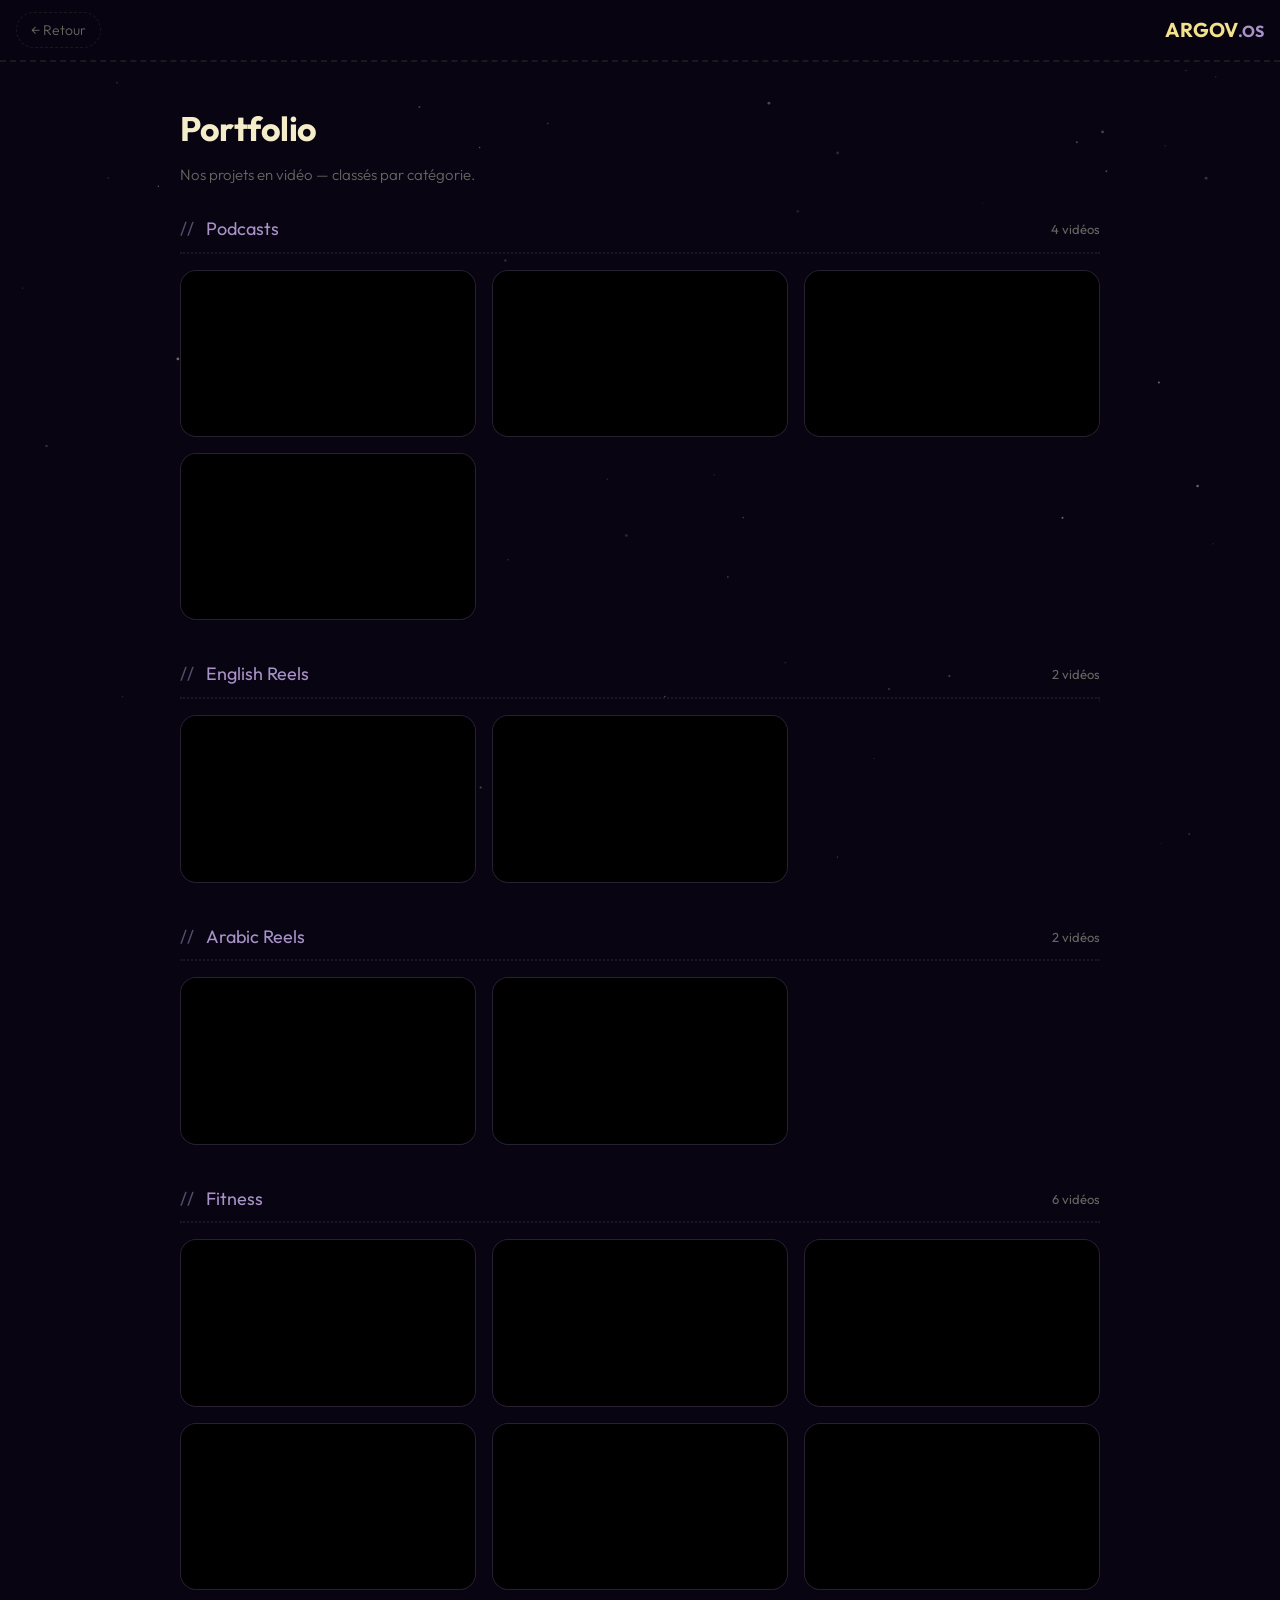
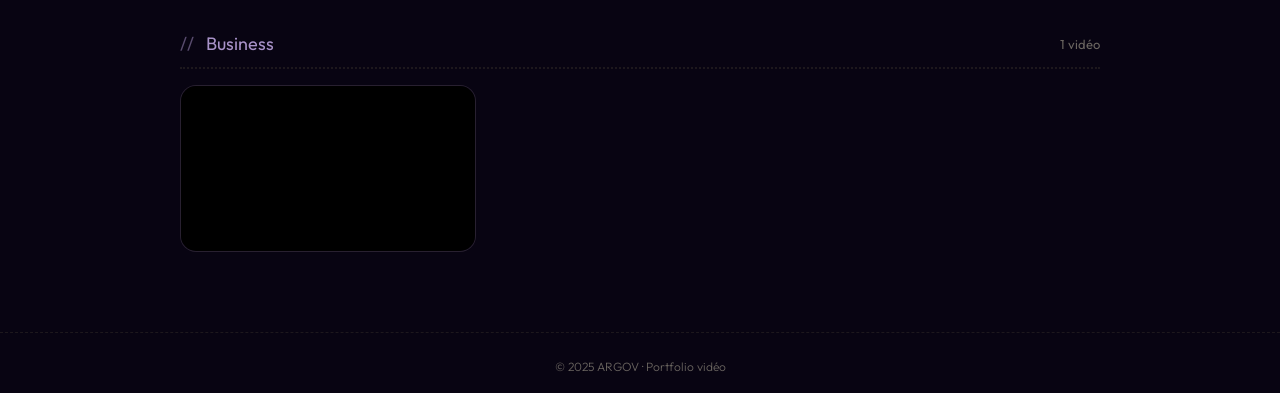
<file: web argov v2 portfolio.html>
<!DOCTYPE html>
<html lang="fr">
<head>
<meta charset="UTF-8">
<meta name="viewport" content="width=device-width, initial-scale=1.0">
<meta name="theme-color" content="#080412">
<title>Portfolio — ARGOV</title>
<link rel="preconnect" href="https://fonts.googleapis.com">
<link rel="preconnect" href="https://fonts.gstatic.com" crossorigin>
<link href="https://fonts.googleapis.com/css2?family=Outfit:wght@300;400;500;600;700;800&display=swap" rel="stylesheet">
<style>
  *,*::before,*::after { box-sizing:border-box; margin:0; padding:0; }
  :root {
    --bg-deep:#080412; --bg-card:#140c26;
    --cream:#f5edca; --gold:#f4e18b; --lavender:#a892c8;
    --text-primary:#f5edca; --text-muted:#6a6560;
    --line:rgba(244,225,139,0.09);
  }
  html { scroll-behavior:smooth; background:var(--bg-deep); overflow-x:hidden; }
  body {
    font-family:'Outfit',sans-serif; color:var(--text-primary); background:var(--bg-deep);
    overflow-x:hidden; font-size:15px; line-height:1.6; font-weight:300;
  }
  a { color:inherit; text-decoration:none; }

  #star-canvas { position:fixed; top:0; left:0; width:100%; height:100%; z-index:0; pointer-events:none; }
  .site-wrap { position:relative; z-index:1; min-height:100vh; }

  .c { max-width:960px; margin:0 auto; padding:0 20px; }
  section { padding:40px 0; }

  h2 { font-size:clamp(24px,5vw,34px); font-weight:700; letter-spacing:-0.5px; margin-bottom:6px; }

  nav {
    position:sticky; top:0; z-index:100;
    padding:12px 16px; display:flex; align-items:center; justify-content:space-between;
    background:rgba(8,4,18,0.92); backdrop-filter:blur(14px);
    border-bottom:2px dashed var(--line);
  }
  .logo { font-size:20px; font-weight:700; color:var(--gold); }
  .logo span { color:var(--lavender); font-size:16px; }
  .nav-back {
    display:inline-flex; align-items:center; gap:6px;
    font-size:14px; color:var(--text-muted); padding:6px 14px;
    border:1px dashed var(--line); border-radius:20px; transition:0.3s;
  }
  .nav-back:hover { color:var(--gold); border-color:var(--line-strong); }

  .cat { margin-bottom:40px; }
  .cat-header {
    display:flex; align-items:center; gap:12px; margin-bottom:16px;
    font-size:18px; font-weight:400; color:var(--lavender);
    border-bottom:2px dotted var(--line); padding-bottom:8px;
  }
  .cat-header::before { content:'//'; opacity:0.5; }
  .cat-header span { font-size:13px; color:var(--text-muted); margin-left:auto; }

  .vid-g { display:grid; grid-template-columns:1fr; gap:16px; }

  .vid-c {
    background:var(--bg-card); border:1px solid var(--line); border-radius:16px;
    overflow:hidden; transition:0.3s;
  }
  .vid-c iframe { width:100%; display:block; aspect-ratio:16/9; border:none; background:#000; }

  @media (min-width:600px) { .vid-g { grid-template-columns:repeat(2,1fr); } }
  @media (min-width:900px) { .vid-g { grid-template-columns:repeat(3,1fr); } }

  .footer-text { text-align:center; padding:24px 0 16px; font-size:12px; color:var(--text-muted); border-top:1px dashed var(--line); }

  @media (prefers-reduced-motion:reduce) { #star-canvas { display:none; } }
</style>
</head>
<body>

<canvas id="star-canvas"></canvas>

<div class="site-wrap">

<nav>
  <a href="argov-handmade.html" class="nav-back">← Retour</a>
  <a href="#" class="logo">ARGOV<span>.OS</span></a>
</nav>

<section>
  <div class="c">
    <h2>Portfolio</h2>
    <p style="color:var(--text-muted);margin-bottom:28px;font-weight:300;">Nos projets en vidéo — classés par catégorie.</p>

    <div class="cat">
      <div class="cat-header">Podcasts <span>4 vidéos</span></div>
      <div class="vid-g">
        <div class="vid-c"><iframe src="https://www.youtube.com/embed/QufDFnOBCLs?modestbranding=1&rel=0" allow="accelerometer; autoplay; clipboard-write; encrypted-media; gyroscope; picture-in-picture" allowfullscreen loading="lazy"></iframe></div>
        <div class="vid-c"><iframe src="https://www.youtube.com/embed/bmQJs8xCM1M?modestbranding=1&rel=0" allow="accelerometer; autoplay; clipboard-write; encrypted-media; gyroscope; picture-in-picture" allowfullscreen loading="lazy"></iframe></div>
        <div class="vid-c"><iframe src="https://www.youtube.com/embed/V3XCA8nMtoQ?modestbranding=1&rel=0" allow="accelerometer; autoplay; clipboard-write; encrypted-media; gyroscope; picture-in-picture" allowfullscreen loading="lazy"></iframe></div>
        <div class="vid-c"><iframe src="https://www.youtube.com/embed/sSAaZmC_mYA?modestbranding=1&rel=0" allow="accelerometer; autoplay; clipboard-write; encrypted-media; gyroscope; picture-in-picture" allowfullscreen loading="lazy"></iframe></div>
      </div>
    </div>

    <div class="cat">
      <div class="cat-header">English Reels <span>2 vidéos</span></div>
      <div class="vid-g">
        <div class="vid-c"><iframe src="https://www.youtube.com/embed/Tj8TLdOB4sQ?modestbranding=1&rel=0" allow="accelerometer; autoplay; clipboard-write; encrypted-media; gyroscope; picture-in-picture" allowfullscreen loading="lazy"></iframe></div>
        <div class="vid-c"><iframe src="https://www.youtube.com/embed/YCXXtppdNwE?modestbranding=1&rel=0" allow="accelerometer; autoplay; clipboard-write; encrypted-media; gyroscope; picture-in-picture" allowfullscreen loading="lazy"></iframe></div>
      </div>
    </div>

    <div class="cat">
      <div class="cat-header">Arabic Reels <span>2 vidéos</span></div>
      <div class="vid-g">
        <div class="vid-c"><iframe src="https://www.youtube.com/embed/DKC8YcbACp0?modestbranding=1&rel=0" allow="accelerometer; autoplay; clipboard-write; encrypted-media; gyroscope; picture-in-picture" allowfullscreen loading="lazy"></iframe></div>
        <div class="vid-c"><iframe src="https://www.youtube.com/embed/0UCMQAX-9pM?modestbranding=1&rel=0" allow="accelerometer; autoplay; clipboard-write; encrypted-media; gyroscope; picture-in-picture" allowfullscreen loading="lazy"></iframe></div>
      </div>
    </div>

    <div class="cat">
      <div class="cat-header">Fitness <span>6 vidéos</span></div>
      <div class="vid-g">
        <div class="vid-c"><iframe src="https://www.youtube.com/embed/QoKB3ZYerIE?modestbranding=1&rel=0" allow="accelerometer; autoplay; clipboard-write; encrypted-media; gyroscope; picture-in-picture" allowfullscreen loading="lazy"></iframe></div>
        <div class="vid-c"><iframe src="https://www.youtube.com/embed/HAWloxNtiSE?modestbranding=1&rel=0" allow="accelerometer; autoplay; clipboard-write; encrypted-media; gyroscope; picture-in-picture" allowfullscreen loading="lazy"></iframe></div>
        <div class="vid-c"><iframe src="https://www.youtube.com/embed/vfx8nfyoKHI?modestbranding=1&rel=0" allow="accelerometer; autoplay; clipboard-write; encrypted-media; gyroscope; picture-in-picture" allowfullscreen loading="lazy"></iframe></div>
        <div class="vid-c"><iframe src="https://www.youtube.com/embed/6El2QJ0WOmY?modestbranding=1&rel=0" allow="accelerometer; autoplay; clipboard-write; encrypted-media; gyroscope; picture-in-picture" allowfullscreen loading="lazy"></iframe></div>
        <div class="vid-c"><iframe src="https://www.youtube.com/embed/b8K2ddbwuxA?modestbranding=1&rel=0" allow="accelerometer; autoplay; clipboard-write; encrypted-media; gyroscope; picture-in-picture" allowfullscreen loading="lazy"></iframe></div>
        <div class="vid-c"><iframe src="https://www.youtube.com/embed/YOUTUBE_ID_14?modestbranding=1&rel=0" allow="accelerometer; autoplay; clipboard-write; encrypted-media; gyroscope; picture-in-picture" allowfullscreen loading="lazy"></iframe></div>
      </div>
    </div>

    <div class="cat">
      <div class="cat-header">Business <span>1 vidéo</span></div>
      <div class="vid-g">
        <div class="vid-c"><iframe src="https://www.youtube.com/embed/11QVao_K9OU?modestbranding=1&rel=0" allow="accelerometer; autoplay; clipboard-write; encrypted-media; gyroscope; picture-in-picture" allowfullscreen loading="lazy"></iframe></div>
      </div>
    </div>

  </div>
</section>

<div class="footer-text">© 2025 ARGOV · Portfolio vidéo</div>

</div>

<script>
const c=document.getElementById('star-canvas'),x=c.getContext('2d');
let W,H,s=[];
function rs(){W=c.width=window.innerWidth;H=c.height=window.innerHeight;}
rs();window.addEventListener('resize',rs);
s=Array.from({length:60},()=>({x:Math.random()*W,y:Math.random()*H,r:Math.random()*1.2+0.3,a:Math.random()*0.35+0.1,d:Math.random()*0.015+0.003}));
// Shooting stars
let ss=[],st=0;
function ssSpawn(){const g=0.2+Math.random()*0.4;const sp=3+Math.random()*5;ss.push({x:Math.random()*W*0.8+W*0.1,y:-10,vx:Math.cos(g)*sp,vy:Math.sin(g)*sp,l:1,d:0.008+Math.random()*0.012,n:60+Math.random()*80,r:Math.random()*1.2+0.8});}
(function a(){x.clearRect(0,0,W,H);s.forEach(t=>{t.y-=t.d;if(t.y<-2){t.y=H+2;t.x=Math.random()*W;}x.beginPath();x.arc(t.x,t.y,t.r,0,Math.PI*2);x.fillStyle=`rgba(245,237,202,${t.a})`;x.fill();});st++;if(st>150+Math.random()*300){ssSpawn();st=0;}for(let i=ss.length-1;i>=0;i--){const z=ss[i];z.x+=z.vx;z.y+=z.vy;z.l-=z.d;if(z.l<=0){ss.splice(i,1);continue;}const tx=z.x-z.vx*z.n*0.5,ty=z.y-z.vy*z.n*0.5;const g=x.createLinearGradient(tx,ty,z.x,z.y);g.addColorStop(0,`rgba(244,225,139,0)`);g.addColorStop(0.3,`rgba(244,225,139,${z.l*0.4})`);g.addColorStop(0.7,`rgba(245,237,202,${z.l*0.7})`);g.addColorStop(1,`rgba(255,255,255,${z.l*0.9})`);x.beginPath();x.moveTo(tx,ty);x.lineTo(z.x,z.y);x.strokeStyle=g;x.lineWidth=z.r;x.lineCap='round';x.stroke();x.beginPath();x.arc(z.x,z.y,z.r*1.5,0,Math.PI*2);x.fillStyle=`rgba(255,255,255,${z.l*0.8})`;x.fill();}requestAnimationFrame(a);})();
</script>
</body>
</html>
</file>
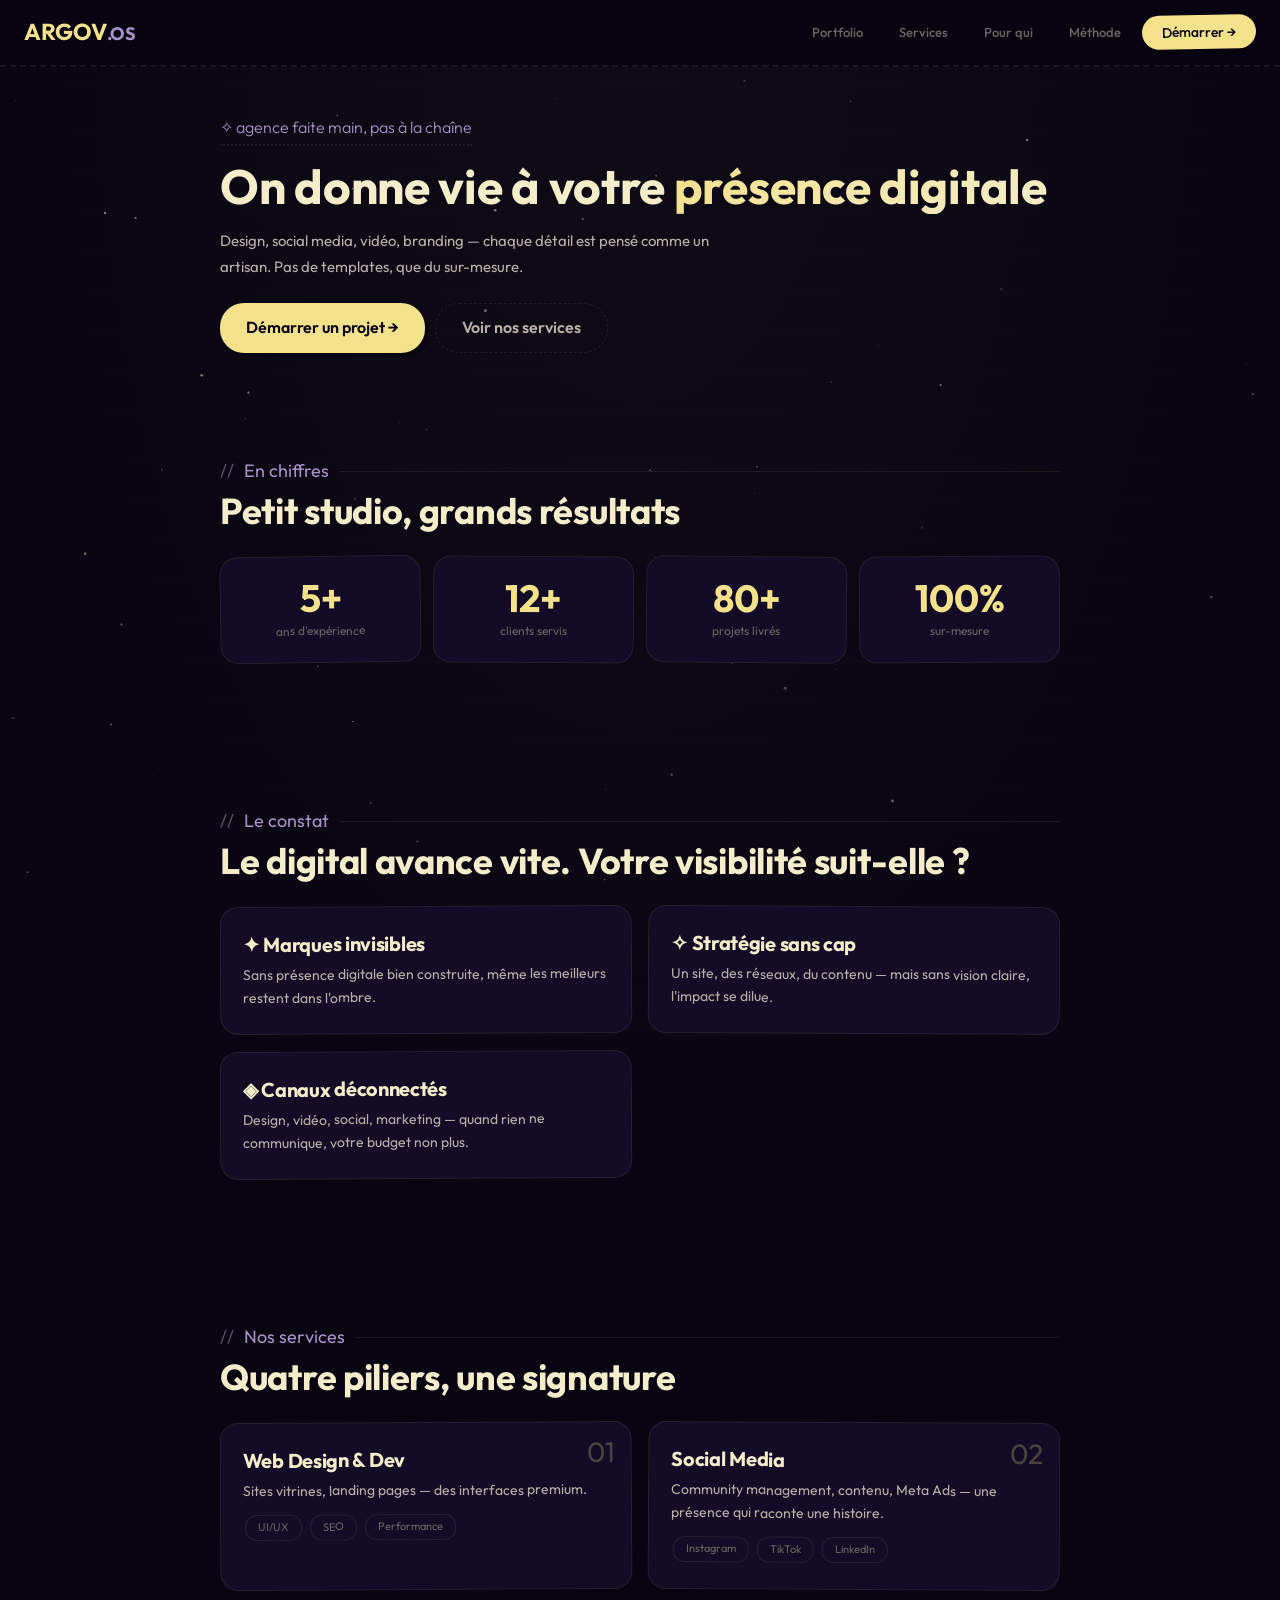
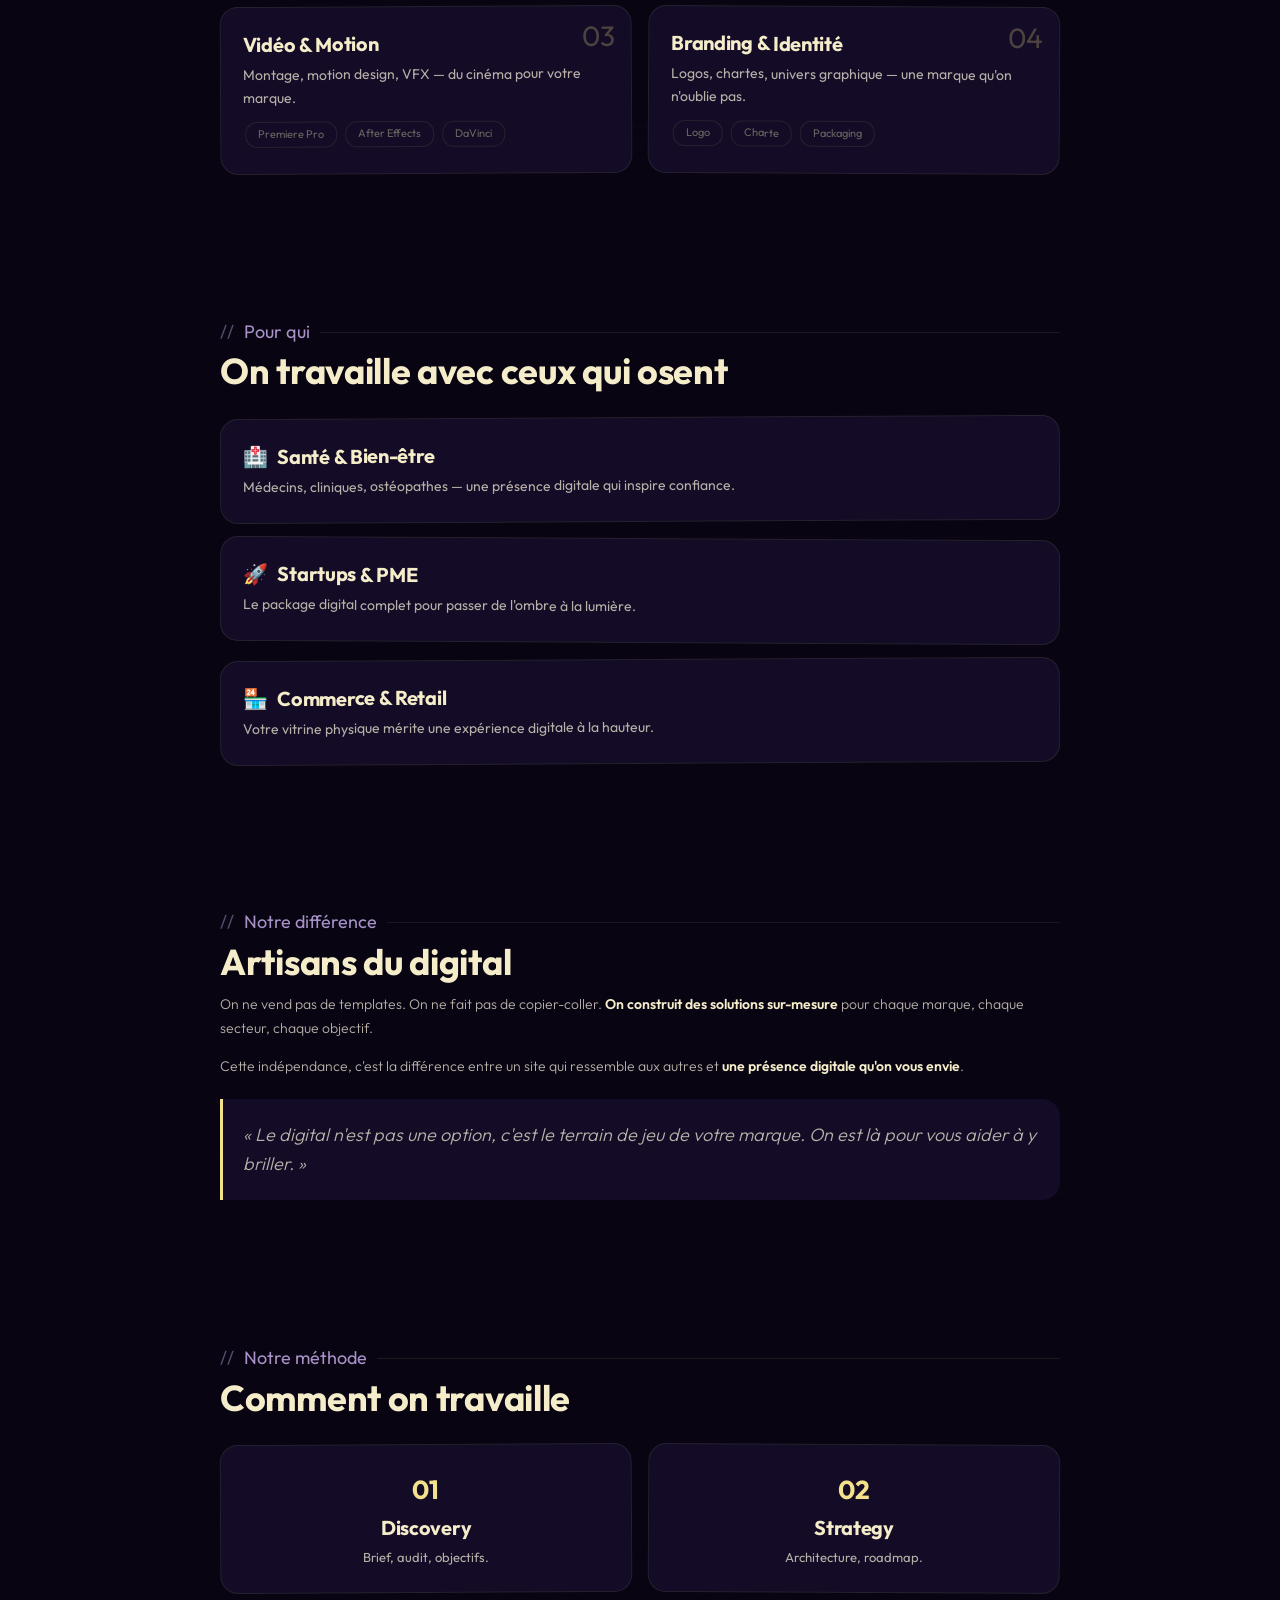
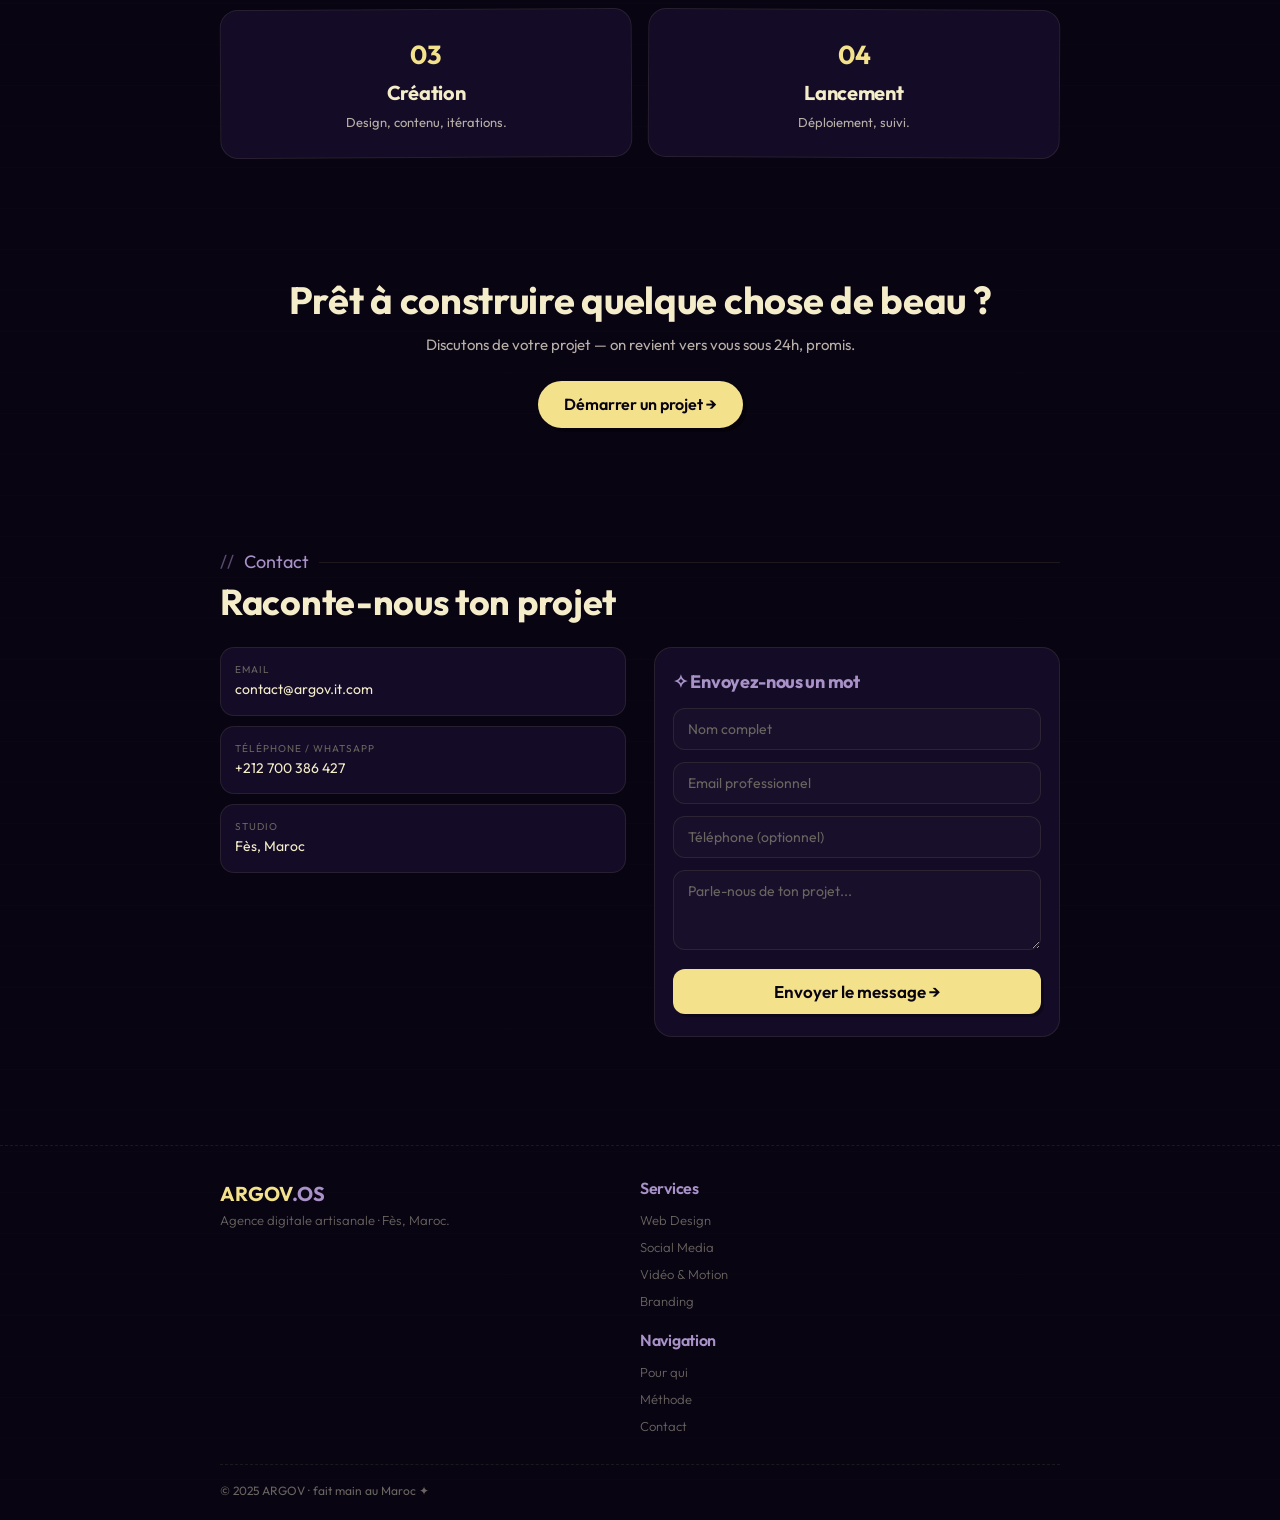
<file: web argov v2.html>
<!DOCTYPE html>
<html lang="fr">
<head>
<meta charset="UTF-8">
<meta name="viewport" content="width=device-width, initial-scale=1.0">
<meta name="theme-color" content="#080412">
<title>ARGOV — Agence Digitale Faite Main</title>
<link rel="preconnect" href="https://fonts.googleapis.com">
<link rel="preconnect" href="https://fonts.gstatic.com" crossorigin>
<link href="https://fonts.googleapis.com/css2?family=Outfit:wght@300;400;500;600;700;800&family=Inter:wght@300;400;500;600&display=swap" rel="stylesheet">
<style>
  *, *::before, *::after { box-sizing: border-box; margin: 0; padding: 0; }

  :root {
    --bg-deep:#080412; --bg-void:#0f0720; --bg-card:#140c26; --bg-card-hover:#1a0f31;
    --cream:#f5edca; --gold:#f4e18b; --lavender:#a892c8; --pink:#e6a4ae;
    --text-primary:#f5edca; --text-secondary:#b8b0a8; --text-muted:#6a6560;
    --line:rgba(244,225,139,0.09); --line-strong:rgba(244,225,139,0.22);
  }

  html { scroll-behavior: smooth; background: var(--bg-deep); overflow-x: hidden; }
  body {
    font-family: 'Outfit', 'Inter', sans-serif;
    color: var(--text-primary); background: var(--bg-deep);
    overflow-x: hidden; font-size: 16px; line-height: 1.6; font-weight: 400;
    background-image:
      radial-gradient(ellipse 100% 50% at 50% 0%, rgba(244,225,139,0.03) 0%, transparent 60%),
      repeating-linear-gradient(0deg, transparent, transparent 40px, rgba(245,237,202,0.008) 40px, rgba(245,237,202,0.008) 41px);
  }
  a { color: inherit; text-decoration: none; }

  #star-canvas { position:fixed; top:0; left:0; width:100%; height:100%; z-index:0; pointer-events:none; }
  .site-wrap { position:relative; z-index:1; min-height:100vh; }

  .c { max-width: 880px; margin: 0 auto; padding: 0 20px; }
  section { padding: 48px 0; position: relative; }

  h1, h2, h3 { font-family: 'Outfit', sans-serif; font-weight: 700; letter-spacing: -0.3px; }
  h1 { font-size: clamp(30px, 8vw, 48px); line-height: 1.12; margin-bottom: 14px; }
  h2 { font-size: clamp(24px, 6vw, 36px); line-height: 1.18; margin-bottom: 10px; }
  h3 { font-size: 20px; line-height: 1.3; margin-bottom: 6px; }

  /* ── Nav (mobile-first) ── */
  nav {
    position: sticky; top: 0; z-index: 100;
    padding: 12px 16px;
    display: flex; align-items: center; justify-content: space-between;
    background: rgba(8,4,18,0.92);
    backdrop-filter: blur(14px); -webkit-backdrop-filter: blur(14px);
    border-bottom: 2px dashed var(--line);
  }
  .logo {
    font-family: 'Outfit', sans-serif; font-size: 20px; font-weight: 700;
    color: var(--gold); letter-spacing: -0.3px;
  }
  .logo span { color: var(--lavender); font-size: 16px; }

  /* Hamburger */
  .hb {
    display: flex; flex-direction: column; gap: 4px; align-items: flex-end;
    background: none; border: none; padding: 8px; cursor: pointer;
    width: 40px; height: 40px; z-index: 110;
  }
  .hb span { display: block; height: 2px; background: var(--cream); border-radius: 2px; transition: all 0.35s cubic-bezier(0.34,1.56,0.64,1); }
  .hb span:nth-child(1) { width: 20px; }
  .hb span:nth-child(2) { width: 14px; margin: 4px 0; }
  .hb span:nth-child(3) { width: 18px; }
  .hb.open span:nth-child(1) { width: 22px; transform: rotate(45deg) translate(3px,5px); }
  .hb.open span:nth-child(2) { width: 0; opacity: 0; }
  .hb.open span:nth-child(3) { width: 22px; transform: rotate(-45deg) translate(3px,-5px); }

  /* Drawer */
  .nav-links {
    position: fixed; top: 0; right: -100%; width: 260px; height: 100vh;
    background: rgba(8,4,18,0.97); backdrop-filter: blur(24px); -webkit-backdrop-filter: blur(24px);
    display: flex; flex-direction: column; align-items: center; justify-content: center;
    gap: 10px; transition: right 0.4s cubic-bezier(0.34,1.56,0.64,1);
    border-left: 1px dashed var(--line); z-index: 105;
  }
  .nav-links.open { right: 0; }
  .nav-links a {
    font-size: 16px; font-weight: 500; color: var(--text-muted);
    padding: 10px 28px; width: 75%; text-align: center;
    border: 1px dashed transparent; border-radius: 20px; transition: 0.3s;
  }
  .nav-links a:hover { color: var(--gold); border-color: var(--line); }
  .nav-cta {
    font-family: 'Outfit', sans-serif; font-size: 16px !important;
    color: var(--bg-deep) !important; background: var(--gold);
    border: none !important; padding: 10px 28px !important;
    width: auto !important;
    border-radius: 20px !important; transform: rotate(-1deg);
    transition: 0.3s !important; box-shadow: 3px 3px 0 rgba(0,0,0,0.3);
  }
  .nav-cta:hover { transform: rotate(0deg) scale(1.03) !important; box-shadow: 4px 4px 0 rgba(0,0,0,0.35) !important; }

  @media (min-width: 768px) {
    nav { padding: 14px 24px; }
    .logo { font-size: 23px; }
    .logo span { font-size: 18px; }
    .hb { display: none; }
    .nav-links {
      position: static; width: auto; height: auto; flex-direction: row;
      background: none; backdrop-filter: none; border-left: none; gap: 6px;
    }
    .nav-links a { font-size: 13px; padding: 6px 14px; width: auto; }
    .nav-cta { font-size: 14px !important; padding: 6px 20px !important; }
  }

  /* ── Hero ── */
  .hero { padding-top: 48px; padding-bottom: 32px; }
  .hero-badge {
    font-family: 'Outfit', sans-serif; font-size: 16px; font-weight: 300;
    color: var(--lavender); margin-bottom: 14px;
    border-bottom: 2px dotted var(--line); padding-bottom: 4px; display: inline-block;
  }
  .hero h1 .hl {
    display: inline-block;
    background: linear-gradient(135deg, var(--gold), var(--cream));
    -webkit-background-clip: text; -webkit-text-fill-color: transparent; background-clip: text;
  }
  .hero p { font-size: 15px; color: var(--text-secondary); max-width: 520px; margin-bottom: 24px; line-height: 1.7; }
  .hero-actions { display: flex; gap: 10px; flex-wrap: wrap; }

  .btn {
    display: inline-flex; align-items: center; gap: 8px;
    padding: 11px 26px; border-radius: 24px;
    font-family: 'Outfit', sans-serif; font-size: 16px; font-weight: 600;
    cursor: pointer; transition: 0.3s; border: none;
  }
  .btn-p {
    background: var(--gold); color: var(--bg-deep);
    box-shadow: 4px 4px 0 rgba(0,0,0,0.3);
  }
  .btn-p:hover { transform: scale(1.03); box-shadow: 5px 5px 0 rgba(0,0,0,0.35); }
  .btn-s {
    background: transparent; color: var(--text-secondary);
    border: 1.5px dashed var(--line);
  }
  .btn-s:hover { border-color: var(--gold); color: var(--gold); }

  @media (max-width: 480px) {
    .hero-actions { flex-direction: column; width: 100%; }
    .hero-actions .btn { width: 100%; justify-content: center; }
    .btn { padding: 12px 20px; font-size: 15px; }
    .hero-badge { font-size: 14px; }
  }

  /* ── Section ── */
  .sec-label {
    font-family: 'Outfit', sans-serif; font-size: 18px; font-weight: 400;
    color: var(--lavender); margin-bottom: 4px;
    display: flex; align-items: center; gap: 10px;
  }
  .sec-label::before { content: '//'; opacity: 0.5; }
  .sec-label::after { content: ''; flex: 1; height: 1px; background: var(--line); }

  /* ── Cards ── */
  .card-g { display: flex; flex-direction: column; gap: 14px; margin-top: 24px; }
  .card {
    background: var(--bg-card); border: 1px solid var(--line);
    border-radius: 18px; padding: 24px 22px; transition: 0.3s;
  }
  .card:nth-child(odd) { transform: rotate(-0.3deg); }
  .card:nth-child(even) { transform: rotate(0.3deg); }
  .card:hover { transform: rotate(0deg) !important; border-color: rgba(244,225,139,0.15); }
  .card h3 { font-size: 20px; color: var(--cream); }
  .card h3 .ic { margin-right: 6px; }
  .card p { font-size: 14px; color: var(--text-secondary); line-height: 1.65; }

  /* ── Stats ── */
  .stats-g { display: grid; grid-template-columns: 1fr 1fr; gap: 12px; margin-top: 24px; }
  .stat-c {
    text-align: center; padding: 22px 14px;
    background: var(--bg-card); border: 1px solid var(--line); border-radius: 18px;
  }
  .stat-c:nth-child(1) { transform: rotate(-0.8deg); }
  .stat-c:nth-child(2) { transform: rotate(0.4deg); }
  .stat-c:nth-child(3) { transform: rotate(0.6deg); }
  .stat-c:nth-child(4) { transform: rotate(-0.4deg); }
  .stat-n {
    font-family: 'Outfit', sans-serif; font-size: clamp(28px, 7vw, 38px);
    font-weight: 700; color: var(--gold); line-height: 1; margin-bottom: 4px;
  }
  .stat-l { font-size: 12px; color: var(--text-muted); }

  .tag {
    display: inline-block; padding: 3px 12px;
    border: 1px solid var(--line); border-radius: 12px;
    font-size: 11px; color: var(--text-muted); margin: 2px;
  }
  .sol-tags { display: flex; flex-wrap: wrap; gap: 4px; margin-top: 10px; }

  /* ── Quote ── */
  .quote {
    background: var(--bg-card);
    border-left: 3px solid var(--gold);
    border-radius: 0 18px 18px 0;
    padding: 22px 20px; margin-top: 20px;
    font-family: 'Outfit', sans-serif; font-size: 18px; font-weight: 300;
    color: var(--text-secondary); font-style: italic;
  }

  /* ── CTA ── */
  .cta { text-align: center; padding: 48px 0; }
  .cta h2 { font-size: clamp(26px, 6vw, 38px); }
  .cta p { font-size: 15px; color: var(--text-secondary); margin-bottom: 24px; }
  .cta-act { display: flex; gap: 10px; justify-content: center; flex-wrap: wrap; }
  @media (max-width: 480px) { .cta-act { flex-direction: column; align-items: stretch; } .cta-act .btn { width: 100%; justify-content: center; } }

  /* ── Contact ── */
  .con-g { display: flex; flex-direction: column; gap: 20px; margin-top: 24px; }
  .con-item {
    display: flex; align-items: center; gap: 12px;
    padding: 14px; background: var(--bg-card);
    border: 1px solid var(--line); border-radius: 14px; transition: 0.3s;
  }
  .con-item:hover { border-color: rgba(244,225,139,0.15); }
  .con-item .l { font-size: 10px; text-transform: uppercase; letter-spacing: 1px; color: var(--text-muted); }
  .con-item .v { font-size: 14px; color: var(--cream); }
  .con-f {
    background: var(--bg-card); border: 1px solid var(--line);
    border-radius: 18px; padding: 22px 18px;
  }
  .con-f h3 { font-size: 18px; margin-bottom: 14px; color: var(--lavender); }
  .fg { margin-bottom: 12px; }
  .fg input, .fg textarea {
    width: 100%; padding: 11px 14px;
    background: rgba(255,255,255,0.02); border: 1px solid var(--line);
    border-radius: 12px; color: var(--cream);
    font-family: 'Outfit', sans-serif; font-size: 14px;
    outline: none; transition: 0.3s;
  }
  .fg textarea { height: 80px; resize: vertical; }
  .fg input:focus, .fg textarea:focus { border-color: var(--gold); background: rgba(244,225,139,0.03); }
  ::placeholder { color: var(--text-muted); }
  .btn-sub {
    width: 100%; padding: 12px;
    background: var(--gold); color: var(--bg-deep);
    border: none; border-radius: 12px;
    font-family: 'Outfit', sans-serif; font-size: 17px; font-weight: 600;
    cursor: pointer; transition: 0.3s;
    box-shadow: 3px 3px 0 rgba(0,0,0,0.3);
  }
  .btn-sub:hover { transform: scale(1.02); box-shadow: 4px 4px 0 rgba(0,0,0,0.35); }
  .form-status { font-size: 13px; padding: 8px 12px; border-radius: 8px; margin-top: 10px; text-align: center; display: none; }

  /* ── Footer ── */
  footer { border-top: 1px dashed var(--line); padding: 32px 0 20px; margin-top: 36px; }
  .foot-g { display: flex; flex-direction: column; gap: 20px; margin-bottom: 24px; }
  .foot-brand { font-family: 'Outfit', sans-serif; font-size: 20px; font-weight: 700; color: var(--gold); }
  .foot-brand p { font-size: 13px; color: var(--text-muted); font-family: 'Outfit', sans-serif; max-width: 280px; font-weight: 300; }
  .foot-cols { display: grid; grid-template-columns: 1fr 1fr; gap: 16px; }
  .foot-col h3 { font-size: 16px; color: var(--lavender); margin-bottom: 8px; font-weight: 600; }
  .foot-col a { display: block; font-size: 13px; color: var(--text-muted); padding: 3px 0; transition: 0.3s; font-weight: 300; }
  .foot-col a:hover { color: var(--cream); }
  .foot-bottom { border-top: 1px dashed var(--line); padding-top: 16px; text-align: center; }
  .foot-copy { font-size: 12px; color: var(--text-muted); }

  @media (min-width: 600px) {
    .stats-g { grid-template-columns: repeat(4, 1fr); }
    .card-g { display: grid; grid-template-columns: repeat(2, 1fr); gap: 16px; }
    .con-g { display: grid; grid-template-columns: 1fr 1fr; gap: 28px; }
    .foot-g { display: grid; grid-template-columns: 2fr 1fr 1fr; gap: 28px; }
    .foot-cols { grid-template-columns: 1fr; }
    .foot-bottom { display: flex; justify-content: space-between; }
    section { padding: 60px 0; }
  }
  @media (min-width: 900px) {
    section { padding: 72px 0; }
  }
  @media (prefers-reduced-motion: reduce) {
    *, *::before, *::after { animation-duration: 0.01ms !important; transition-duration: 0.01ms !important; }
    #star-canvas { display: none; }
  }

  /* ── Progress ── */
  #progress { position: fixed; top: 0; left: 0; height: 3px; background: linear-gradient(90deg, var(--gold), var(--lavender)); z-index: 999; width: 0%; transition: width 0.1s linear; }
</style>
</head>
<body>

<canvas id="star-canvas"></canvas>

<div class="site-wrap">

<!-- ═══ Nav ═══ -->
<nav>
  <a href="#" class="logo">ARGOV<span>.OS</span></a>
  <div class="nav-links" id="nl">
    <a href="portfolio.html">Portfolio</a>
      <a href="#services">Services</a>
    <a href="#for">Pour qui</a>
    <a href="#process">Méthode</a>
    <a href="#contact" class="nav-cta">Démarrer →</a>
  </div>
  <button class="hb" id="hb" aria-label="Menu">
    <span></span><span></span><span></span>
  </button>
</nav>

<!-- ═══ Hero ═══ -->
<section class="hero">
  <div class="c">
    <div class="hero-badge">✧ agence faite main, pas à la chaîne</div>
    <h1>On donne vie à votre <span class="hl">présence digitale</span></h1>
    <p>Design, social media, vidéo, branding — chaque détail est pensé comme un artisan. Pas de templates, que du sur-mesure.</p>
    <div class="hero-actions">
      <a href="#contact" class="btn btn-p">Démarrer un projet →</a>
      <a href="#services" class="btn btn-s">Voir nos services</a>
    </div>
  </div>
</section>

<!-- ═══ Stats ═══ -->
<section>
  <div class="c">
    <div class="sec-label">En chiffres</div>
    <h2>Petit studio, grands résultats</h2>
    <div class="stats-g">
      <div class="stat-c"><div class="stat-n">5+</div><div class="stat-l">ans d'expérience</div></div>
      <div class="stat-c"><div class="stat-n">12+</div><div class="stat-l">clients servis</div></div>
      <div class="stat-c"><div class="stat-n">80+</div><div class="stat-l">projets livrés</div></div>
      <div class="stat-c"><div class="stat-n">100%</div><div class="stat-l">sur-mesure</div></div>
    </div>
  </div>
</section>

<!-- ═══ Problem ═══ -->
<section>
  <div class="c">
    <div class="sec-label">Le constat</div>
    <h2>Le digital avance vite. Votre visibilité suit-elle ?</h2>
    <div class="card-g">
      <div class="card"><h3>✦ Marques invisibles</h3><p>Sans présence digitale bien construite, même les meilleurs restent dans l'ombre.</p></div>
      <div class="card"><h3>✧ Stratégie sans cap</h3><p>Un site, des réseaux, du contenu — mais sans vision claire, l'impact se dilue.</p></div>
      <div class="card"><h3>◈ Canaux déconnectés</h3><p>Design, vidéo, social, marketing — quand rien ne communique, votre budget non plus.</p></div>
    </div>
  </div>
</section>

<!-- ═══ Services ═══ -->
<section id="services">
  <div class="c">
    <div class="sec-label">Nos services</div>
    <h2>Quatre piliers, une signature</h2>
    <div class="card-g">
      <div class="card"><div style="font-family:Outfit;font-size:28px;color:var(--gold);opacity:0.25;position:absolute;top:8px;right:16px;">01</div><h3>Web Design & Dev</h3><p>Sites vitrines, landing pages — des interfaces premium.</p><div class="sol-tags"><span class="tag">UI/UX</span><span class="tag">SEO</span><span class="tag">Performance</span></div></div>
      <div class="card"><div style="font-family:Outfit;font-size:28px;color:var(--gold);opacity:0.25;position:absolute;top:8px;right:16px;">02</div><h3>Social Media</h3><p>Community management, contenu, Meta Ads — une présence qui raconte une histoire.</p><div class="sol-tags"><span class="tag">Instagram</span><span class="tag">TikTok</span><span class="tag">LinkedIn</span></div></div>
      <div class="card"><div style="font-family:Outfit;font-size:28px;color:var(--gold);opacity:0.25;position:absolute;top:8px;right:16px;">03</div><h3>Vidéo & Motion</h3><p>Montage, motion design, VFX — du cinéma pour votre marque.</p><div class="sol-tags"><span class="tag">Premiere Pro</span><span class="tag">After Effects</span><span class="tag">DaVinci</span></div></div>
      <div class="card"><div style="font-family:Outfit;font-size:28px;color:var(--gold);opacity:0.25;position:absolute;top:8px;right:16px;">04</div><h3>Branding & Identité</h3><p>Logos, chartes, univers graphique — une marque qu'on n'oublie pas.</p><div class="sol-tags"><span class="tag">Logo</span><span class="tag">Charte</span><span class="tag">Packaging</span></div></div>
    </div>
  </div>
</section>

<!-- ═══ For ═══ -->
<section id="for">
  <div class="c">
    <div class="sec-label">Pour qui</div>
    <h2>On travaille avec ceux qui osent</h2>
    <div class="card-g" style="grid-template-columns:1fr">
      <div class="card"><h3><span class="ic">🏥</span> Santé & Bien-être</h3><p>Médecins, cliniques, ostéopathes — une présence digitale qui inspire confiance.</p></div>
      <div class="card"><h3><span class="ic">🚀</span> Startups & PME</h3><p>Le package digital complet pour passer de l'ombre à la lumière.</p></div>
      <div class="card"><h3><span class="ic">🏪</span> Commerce & Retail</h3><p>Votre vitrine physique mérite une expérience digitale à la hauteur.</p></div>
    </div>
  </div>
</section>

<!-- ═══ Why ═══ -->
<section>
  <div class="c">
    <div class="sec-label">Notre différence</div>
    <h2>Artisans du digital</h2>
    <p style="font-size:14px;color:var(--text-secondary);line-height:1.7;margin-bottom:14px;font-weight:300;">On ne vend pas de templates. On ne fait pas de copier-coller. <strong style="color:var(--cream);font-weight:600;">On construit des solutions sur-mesure</strong> pour chaque marque, chaque secteur, chaque objectif.</p>
    <p style="font-size:14px;color:var(--text-secondary);line-height:1.7;margin-bottom:20px;font-weight:300;">Cette indépendance, c'est la différence entre un site qui ressemble aux autres et <strong style="color:var(--cream);font-weight:600;">une présence digitale qu'on vous envie</strong>.</p>
    <div class="quote">« Le digital n'est pas une option, c'est le terrain de jeu de votre marque. On est là pour vous aider à y briller. »</div>
  </div>
</section>

<!-- ═══ Process ═══ -->
<section id="process">
  <div class="c">
    <div class="sec-label">Notre méthode</div>
    <h2>Comment on travaille</h2>
    <div class="card-g" style="grid-template-columns:repeat(2,1fr)">
      <div class="card" style="text-align:center"><div style="font-family:Outfit;font-size:26px;font-weight:700;color:var(--gold);margin-bottom:4px;">01</div><h3>Discovery</h3><p style="font-size:13px;">Brief, audit, objectifs.</p></div>
      <div class="card" style="text-align:center"><div style="font-family:Outfit;font-size:26px;font-weight:700;color:var(--gold);margin-bottom:4px;">02</div><h3>Strategy</h3><p style="font-size:13px;">Architecture, roadmap.</p></div>
      <div class="card" style="text-align:center"><div style="font-family:Outfit;font-size:26px;font-weight:700;color:var(--gold);margin-bottom:4px;">03</div><h3>Création</h3><p style="font-size:13px;">Design, contenu, itérations.</p></div>
      <div class="card" style="text-align:center"><div style="font-family:Outfit;font-size:26px;font-weight:700;color:var(--gold);margin-bottom:4px;">04</div><h3>Lancement</h3><p style="font-size:13px;">Déploiement, suivi.</p></div>
    </div>
  </div>
</section>

<!-- ═══ CTA ═══ -->
<div class="cta">
  <div class="c">
    <h2>Prêt à construire quelque chose de beau ?</h2>
    <p>Discutons de votre projet — on revient vers vous sous 24h, promis.</p>
    <div class="cta-act">
      <a href="#contact" class="btn btn-p">Démarrer un projet →</a>
    </div>
  </div>
</div>

<!-- ═══ Contact ═══ -->
<section id="contact">
  <div class="c">
    <div class="sec-label">Contact</div>
    <h2>Raconte-nous ton projet</h2>
    <div class="con-g">
      <div>
        <a href="mailto:contact@argov.it.com" class="con-item"><div><div class="l">Email</div><div class="v">contact@argov.it.com</div></div></a>
        <a href="tel:+212700386427" class="con-item" style="margin-top:10px"><div><div class="l">Téléphone / WhatsApp</div><div class="v">+212 700 386 427</div></div></a>
        <div class="con-item" style="margin-top:10px"><div><div class="l">Studio</div><div class="v">Fès, Maroc</div></div></div>
      </div>
      <div class="con-f">
        <h3>✧ Envoyez-nous un mot</h3>
        <form id="contactForm" action="https://formspree.io/f/mzdqbvwg" method="POST">
          <div class="fg"><input type="text" name="name" placeholder="Nom complet" required autocomplete="name"></div>
          <div class="fg"><input type="email" name="email" placeholder="Email professionnel" required autocomplete="email"></div>
          <div class="fg"><input type="tel" name="phone" placeholder="Téléphone (optionnel)" autocomplete="tel"></div>
          <div class="fg"><textarea name="message" placeholder="Parle-nous de ton projet..." required></textarea></div>
          <input type="text" name="_gotcha" style="display:none" tabindex="-1" autocomplete="off">
          <button type="submit" class="btn-sub" id="formSubmit">Envoyer le message →</button>
          <div class="form-status" id="formStatus" role="status"></div>
        </form>
      </div>
    </div>
  </div>
</section>

<!-- ═══ Footer ═══ -->
<footer>
  <div class="c">
    <div class="foot-g">
      <div class="foot-brand">ARGOV<span style="color:var(--lavender);">.OS</span><p>Agence digitale artisanale · Fès, Maroc.</p></div>
      <div class="foot-cols">
        <div class="foot-col"><h3>Services</h3><a href="#services">Web Design</a><a href="#services">Social Media</a><a href="#services">Vidéo & Motion</a><a href="#services">Branding</a></div>
        <div class="foot-col"><h3>Navigation</h3><a href="#for">Pour qui</a><a href="#process">Méthode</a><a href="#contact">Contact</a></div>
      </div>
    </div>
    <div class="foot-bottom"><span class="foot-copy">© 2025 ARGOV · fait main au Maroc ✦</span></div>
  </div>
</footer>

</div><!-- /site-wrap -->

<script>
// ── Starfield Canvas ──
const c = document.getElementById('star-canvas'), x = c.getContext('2d');
let W, H, stars = [];
function rs() { W=c.width=window.innerWidth; H=c.height=window.innerHeight; }
rs(); window.addEventListener('resize', rs);
stars = Array.from({length:80}, () => ({x:Math.random()*W, y:Math.random()*H, r:Math.random()*1.2+0.3, a:Math.random()*0.4+0.1, s:Math.random()*0.015+0.003}));

// ── Nav mobile toggle ──
const hb = document.getElementById('hb'), nl = document.getElementById('nl');
if (hb) { hb.addEventListener('click', () => { nl.classList.toggle('open'); hb.classList.toggle('open'); }); }
document.querySelectorAll('.nav-links a').forEach(a => a.addEventListener('click', () => { nl.classList.remove('open'); hb.classList.remove('open'); }));
document.addEventListener('keydown', e => { if(e.key==='Escape' && nl.classList.contains('open')) { nl.classList.remove('open'); hb.classList.remove('open'); } });

// ── Progress ──
const p = document.getElementById('progress');
window.addEventListener('scroll', () => { const h = document.documentElement; p.style.width = ((h.scrollTop / (h.scrollHeight - h.clientHeight)) * 100) + '%'; }, { passive: true });

// Shooting stars
let ss=[],st=0;
function ssSpawn(){const g=0.2+Math.random()*0.4;const sp=3+Math.random()*5;ss.push({x:Math.random()*W*0.8+W*0.1,y:-10,vx:Math.cos(g)*sp,vy:Math.sin(g)*sp,l:1,d:0.008+Math.random()*0.012,n:60+Math.random()*80,r:Math.random()*1.2+0.8});}
(function anim(){x.clearRect(0,0,W,H);stars.forEach(s=>{s.y-=s.s;if(s.y<-2){s.y=H+2;s.x=Math.random()*W;}x.beginPath();x.arc(s.x,s.y,s.r,0,Math.PI*2);x.fillStyle=`rgba(245,237,202,${s.a})`;x.fill();});st++;if(st>150+Math.random()*300){ssSpawn();st=0;}for(let i=ss.length-1;i>=0;i--){const z=ss[i];z.x+=z.vx;z.y+=z.vy;z.l-=z.d;if(z.l<=0){ss.splice(i,1);continue;}const tx=z.x-z.vx*z.n*0.5,ty=z.y-z.vy*z.n*0.5;const g=x.createLinearGradient(tx,ty,z.x,z.y);g.addColorStop(0,`rgba(244,225,139,0)`);g.addColorStop(0.3,`rgba(244,225,139,${z.l*0.4})`);g.addColorStop(0.7,`rgba(245,237,202,${z.l*0.7})`);g.addColorStop(1,`rgba(255,255,255,${z.l*0.9})`);x.beginPath();x.moveTo(tx,ty);x.lineTo(z.x,z.y);x.strokeStyle=g;x.lineWidth=z.r;x.lineCap='round';x.stroke();x.beginPath();x.arc(z.x,z.y,z.r*1.5,0,Math.PI*2);x.fillStyle=`rgba(255,255,255,${z.l*0.8})`;x.fill();}requestAnimationFrame(anim);})();
const cf = document.getElementById('contactForm');
const fs = document.getElementById('formStatus');
const fb = document.getElementById('formSubmit');
if (cf) {
  cf.addEventListener('submit', async (e) => {
    e.preventDefault();
    fb.disabled = true; fb.textContent = 'Envoi...';
    fs.style.display = 'block'; fs.textContent = 'Envoi en cours...';
    try {
      const r = await fetch(cf.action, { method:'POST', body:new FormData(cf), headers:{'Accept':'application/json'} });
      if (r.ok) { fs.textContent = '✓ Message envoyé ! Merci ✦'; cf.reset(); }
      else { const j = await r.json(); fs.textContent = j.error || '❌ Erreur. Réessaie !'; }
    } catch { fs.textContent = '❌ Erreur réseau.'; }
    finally { fb.disabled = false; fb.textContent = 'Envoyer le message →'; }
  });
}
</script>
</body>
</html>
</file>
